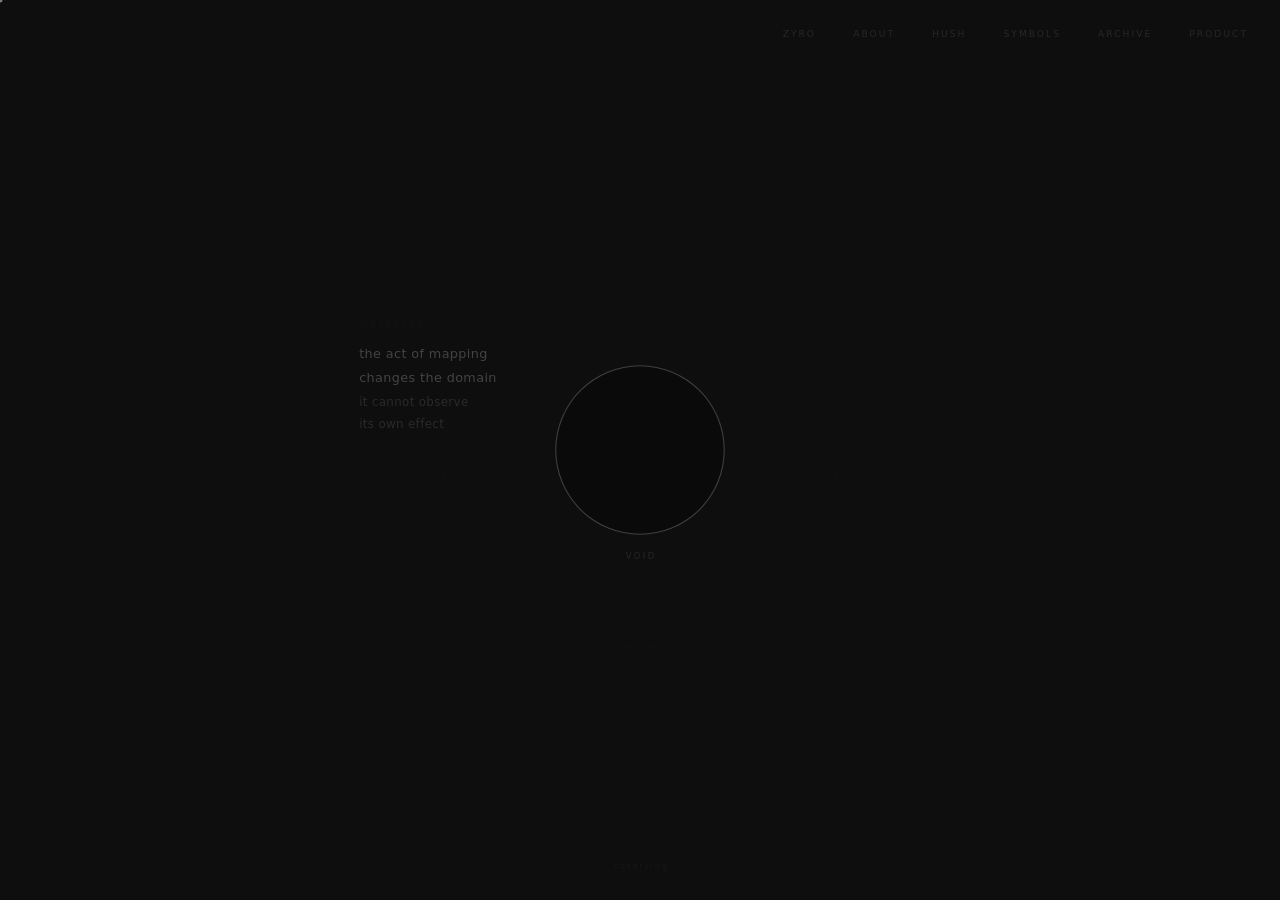
<file: index.html>
<!DOCTYPE html>
<html lang="en">
<head>
  <meta charset="UTF-8">
  <meta name="viewport" content="width=device-width, initial-scale=1.0">
  <title>Zyrko</title>
  <link rel="stylesheet" href="style.css">
  <link rel="icon" href="favicon.ico" sizes="any">
  <link rel="icon" type="image/png" href="favicon.png">
  <link rel="apple-touch-icon" href="favicon.png">
  <style>html, body { overflow: hidden; height: 100%; }</style>
</head>
<body>

  <canvas id="hush-canvas"></canvas>

  <nav>
    <a href="ZYRO/">ZYRO</a>
    <a href="about/">ABOUT</a>
    <a href="HUSH/">HUSH</a>
    <a href="symbols/">SYMBOLS</a>
    <a href="archive/">ARCHIVE</a>
    <a href="product/">PRODUCT</a>
  </nav>

  <!-- All scene elements are fixed, anchored to viewport center via JS transform -->

  <div class="scene-el" id="zyro-field" aria-hidden="true">
    <span class="zyro-letter">Z</span><span
         class="zyro-letter">Y</span><span
         class="zyro-letter">R</span><span
         class="zyro-letter">O</span>
  </div>

  <div class="scene-el" id="void-wrap">
    <div class="void-core" id="void-core"></div>
  </div>

  <div class="scene-el" id="void-label-wrap" aria-hidden="true">
    <span class="region-label">VOID</span>
  </div>

  <div class="scene-el" id="observer-field" aria-hidden="true">
    <span class="region-label">OBSERVER</span>
    <p class="field-line">the act of mapping<br>changes the domain</p>
    <p class="field-line secondary">it cannot observe<br>its own effect</p>
  </div>

  <div class="scene-el" id="manifestation-field" aria-hidden="true">
    <span class="region-label">MANIFESTATION</span>
    <p class="field-line">a state crosses the boundary</p>
    <div class="mf-divider"></div>
    <p class="field-line secondary">irreversible</p>
  </div>

  <p class="page-marker" aria-hidden="true">in formation</p>
  <div class="cursor-dot" id="cursor-dot" aria-hidden="true"></div>

  <script src="script.js"></script>
</body>
</html>
</file>
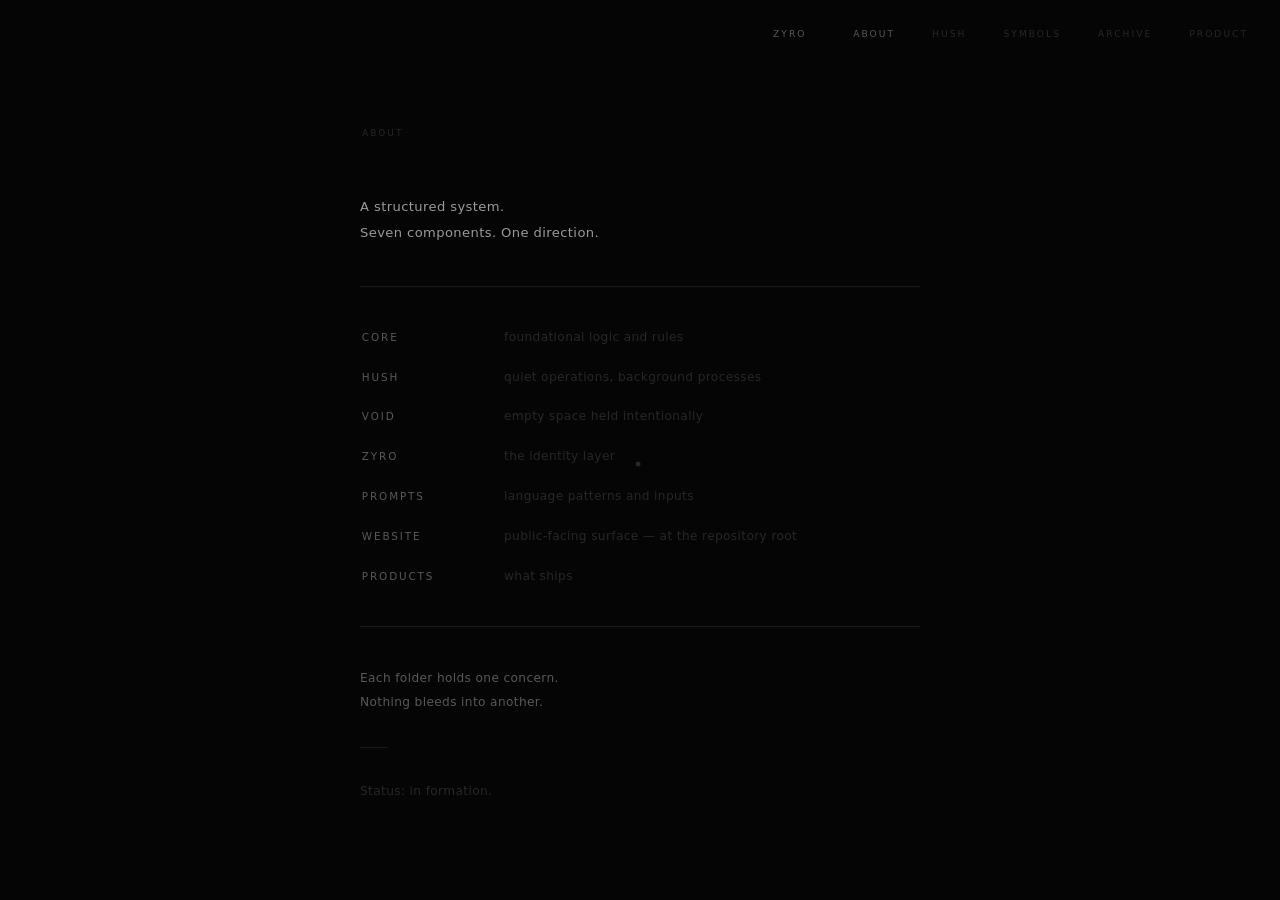
<file: about/index.html>
<!DOCTYPE html>
<html lang="en">
<head>
  <meta charset="UTF-8">
  <meta name="viewport" content="width=device-width, initial-scale=1.0">
  <title>Zyrko — About</title>
  <link rel="stylesheet" href="../style.css">
  <link rel="icon" href="../favicon.ico" sizes="any">
  <link rel="icon" type="image/png" href="../favicon.png">
  <link rel="apple-touch-icon" href="../favicon.png">
</head>
<body class="page">

  <nav>
    <a href="../" class="nav-home">ZYRO</a>
    <a href="../about/" class="current">ABOUT</a>
    <a href="../HUSH/">HUSH</a>
    <a href="../symbols/">SYMBOLS</a>
    <a href="../archive/">ARCHIVE</a>
    <a href="../product/">PRODUCT</a>
  </nav>

  <div class="page-wrap">

    <p class="page-heading">About</p>

    <p class="page-line">A structured system.<br>Seven components. One direction.</p>

    <hr class="page-rule">

    <div class="component-row">
      <span class="component-name">CORE</span>
      <span class="component-desc">foundational logic and rules</span>
    </div>
    <div class="component-row">
      <span class="component-name">HUSH</span>
      <span class="component-desc">quiet operations, background processes</span>
    </div>
    <div class="component-row">
      <span class="component-name">VOID</span>
      <span class="component-desc">empty space held intentionally</span>
    </div>
    <div class="component-row">
      <span class="component-name">ZYRO</span>
      <span class="component-desc">the identity layer</span>
    </div>
    <div class="component-row">
      <span class="component-name">PROMPTS</span>
      <span class="component-desc">language patterns and inputs</span>
    </div>
    <div class="component-row">
      <span class="component-name">WEBSITE</span>
      <span class="component-desc">public-facing surface — at the repository root</span>
    </div>
    <div class="component-row">
      <span class="component-name">PRODUCTS</span>
      <span class="component-desc">what ships</span>
    </div>

    <hr class="page-rule">

    <p class="page-line dim">Each folder holds one concern.<br>Nothing bleeds into another.</p>

    <hr class="page-rule short">

    <p class="page-line faint">Status: in formation.</p>

  </div>

  <div class="cursor-dot" id="cursor-dot" aria-hidden="true"></div>
  <script src="../page.js"></script>
</body>
</html>
</file>
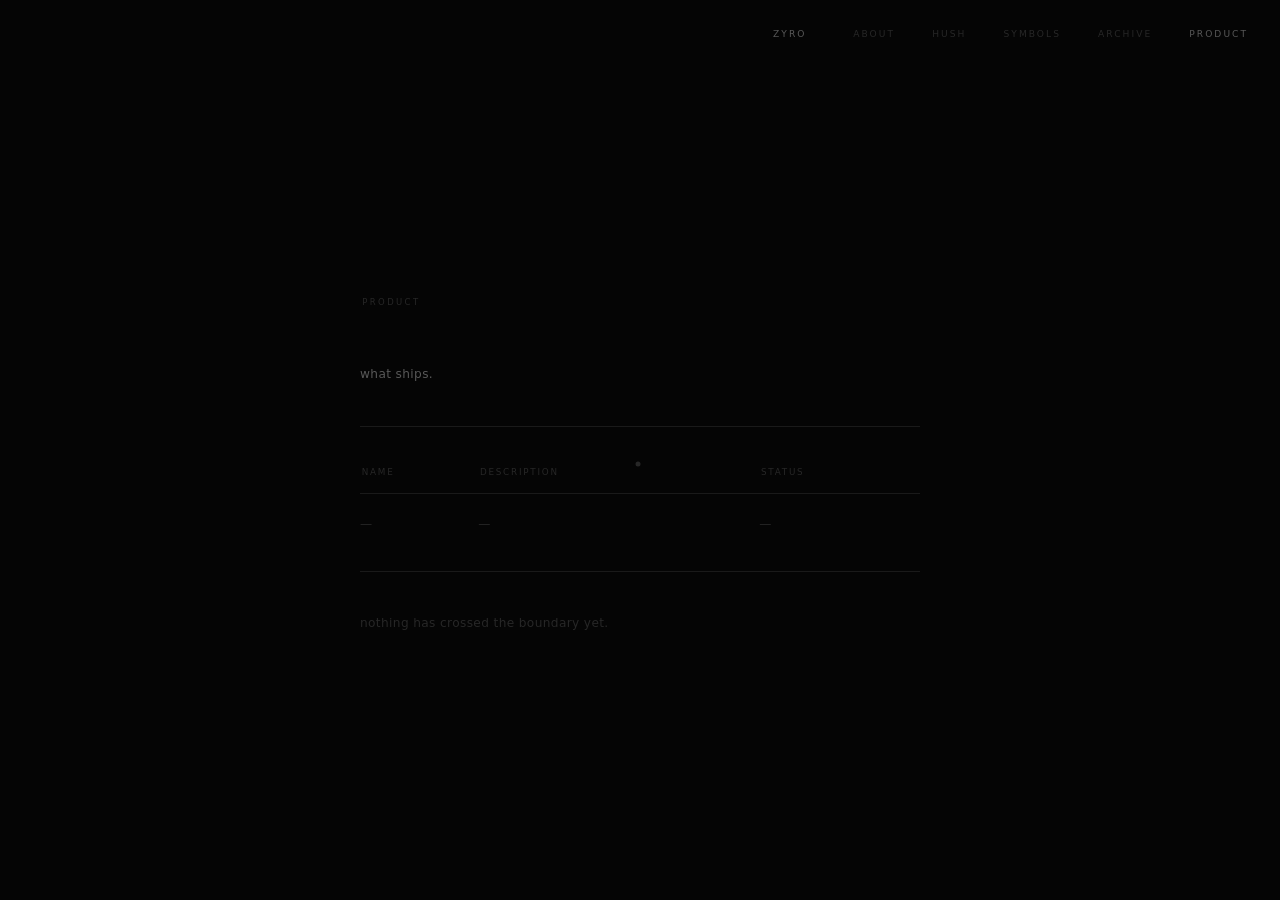
<file: product/index.html>
<!DOCTYPE html>
<html lang="en">
<head>
  <meta charset="UTF-8">
  <meta name="viewport" content="width=device-width, initial-scale=1.0">
  <title>Zyrko — Product</title>
  <link rel="stylesheet" href="../style.css">
  <link rel="icon" href="../favicon.ico" sizes="any">
  <link rel="icon" type="image/png" href="../favicon.png">
  <link rel="apple-touch-icon" href="../favicon.png">
  <style>
    .product-table {
      width: 100%;
      border-collapse: collapse;
      margin: 0;
    }
    .product-table th {
      font-size: 0.55rem;
      letter-spacing: 0.2em;
      text-transform: uppercase;
      color: var(--text-dim);
      font-weight: 300;
      text-align: left;
      padding-bottom: 1rem;
      text-indent: 0.2em;
    }
    .product-table th:not(:first-child) {
      padding-left: 2rem;
    }
    .product-table td {
      font-size: 0.76rem;
      color: var(--text-dim);
      padding-bottom: 0;
      vertical-align: top;
      letter-spacing: 0.03em;
    }
    .product-table td:not(:first-child) {
      padding-left: 2rem;
    }
    .product-rule {
      width: 100%;
      height: 1px;
      background: var(--secondary);
      border: none;
      margin-bottom: 1.4rem;
    }
  </style>
</head>
<body class="page">

  <nav>
    <a href="../" class="nav-home">ZYRO</a>
    <a href="../about/">ABOUT</a>
    <a href="../HUSH/">HUSH</a>
    <a href="../symbols/">SYMBOLS</a>
    <a href="../archive/">ARCHIVE</a>
    <a href="../product/" class="current">PRODUCT</a>
  </nav>

  <div class="page-wrap">

    <p class="page-heading">Product</p>
    <p class="page-line dim">what ships.</p>

    <hr class="page-rule">

    <table class="product-table">
      <thead>
        <tr>
          <th>Name</th>
          <th>Description</th>
          <th>Status</th>
        </tr>
      </thead>
      <tbody>
        <tr>
          <td colspan="3"><hr class="product-rule"></td>
        </tr>
        <tr>
          <td>—</td>
          <td>—</td>
          <td>—</td>
        </tr>
      </tbody>
    </table>

    <hr class="page-rule" style="margin-top:2.5rem;">

    <p class="page-line faint">nothing has crossed the boundary yet.</p>

  </div>

  <div class="cursor-dot" id="cursor-dot" aria-hidden="true"></div>
  <script src="../page.js"></script>
</body>
</html>
</file>
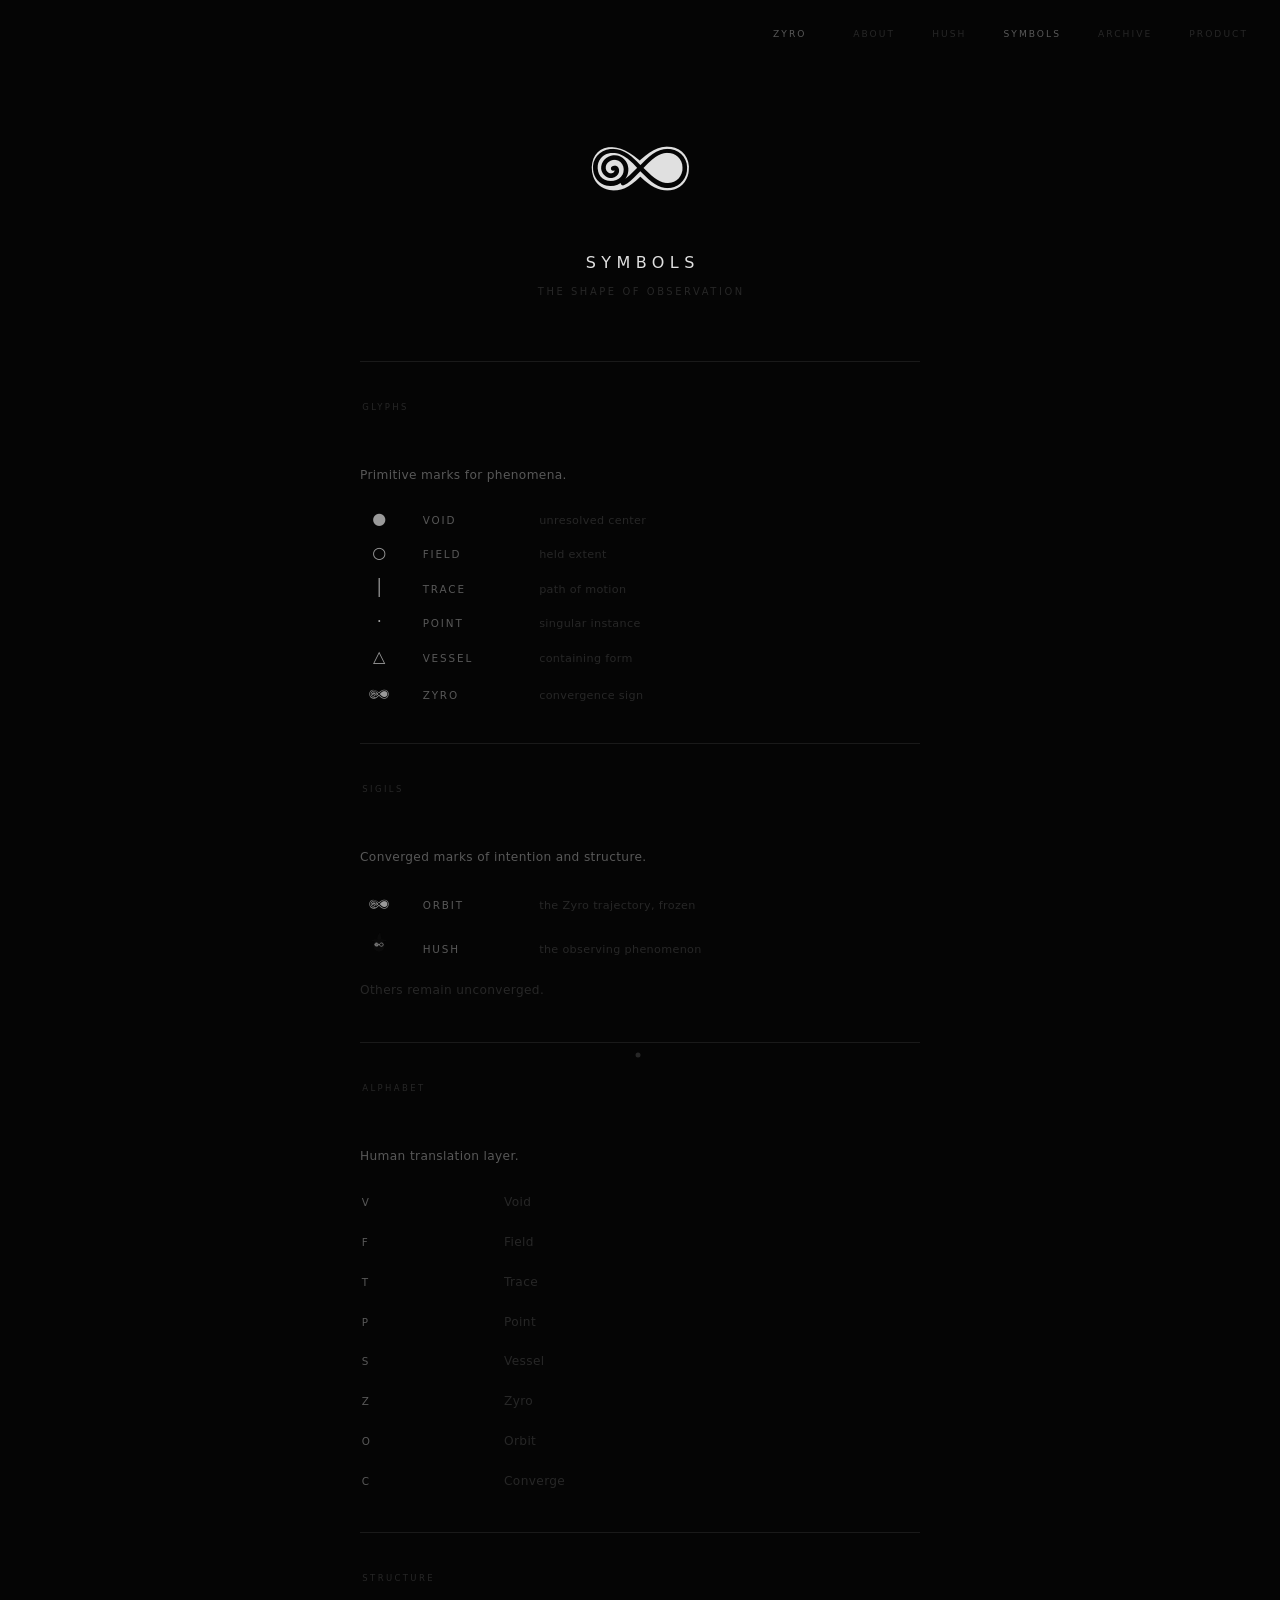
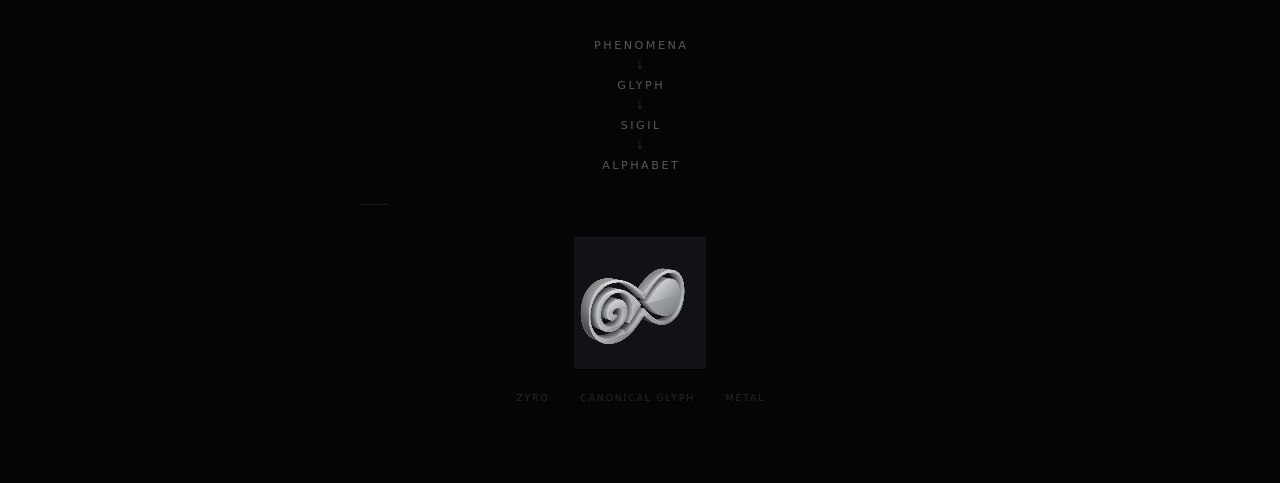
<file: symbols/index.html>
<!DOCTYPE html>
<html lang="en">
<head>
  <meta charset="UTF-8">
  <meta name="viewport" content="width=device-width, initial-scale=1.0">
  <title>Zyrko — Symbols</title>
  <link rel="stylesheet" href="../style.css">
  <link rel="icon" href="../favicon.ico" sizes="any">
  <link rel="icon" type="image/png" href="../favicon.png">
  <link rel="apple-touch-icon" href="../favicon.png">
  <style>
    /* ── symbols page (observation guide, not a dictionary) ── */
    .sym-hero {
      display: flex;
      flex-direction: column;
      align-items: center;
      text-align: center;
      margin-bottom: 4rem;
    }
    .sym-hero .glyph {
      font-family: "Zyrko", sans-serif;
      font-size: 6.4rem;
      line-height: 1;
      color: var(--text-active);
      margin-bottom: 2.4rem;
    }
    .sym-title {
      font-size: 1.0rem;
      letter-spacing: 0.34em;
      text-indent: 0.34em;
      text-transform: uppercase;
      color: var(--text-active);
      font-weight: 300;
    }
    .sym-sub {
      margin-top: 0.9rem;
      font-size: 0.62rem;
      letter-spacing: 0.26em;
      text-indent: 0.26em;
      text-transform: uppercase;
      color: var(--text-dim);
      font-weight: 300;
    }
    .sym-desc {
      font-size: 0.76rem;
      color: var(--text-mid);
      letter-spacing: 0.03em;
      margin-bottom: 1.8rem;
      font-weight: 300;
    }
    /* symbol rows: mark · name · gloss */
    .sym-row {
      display: grid;
      grid-template-columns: 2.4rem 6rem 1fr;
      gap: 0 1.4rem;
      align-items: baseline;
      margin-bottom: 1.15rem;
    }
    .sym-mark {
      font-size: 1.0rem;
      line-height: 1;
      color: var(--text-surface);
      text-align: center;
    }
    .sym-mark.glyph { font-family: "Zyrko", sans-serif; font-size: 1.25rem; }
    .sym-name {
      font-size: 0.65rem;
      letter-spacing: 0.18em;
      text-indent: 0.18em;
      text-transform: uppercase;
      color: var(--text-mid);
    }
    .sym-gloss {
      font-size: 0.7rem;
      color: var(--text-dim);
      letter-spacing: 0.03em;
      font-weight: 300;
    }
    /* sigils: image marks */
    .sigil-row { grid-template-columns: 2.4rem 6rem 1fr; }
    .sigil-row img { width: 22px; height: 22px; display: block; margin: 0 auto; opacity: 0.92; }
    /* structure flow */
    .flow {
      display: flex;
      flex-direction: column;
      align-items: center;
      gap: 0.5rem;
      margin: 0.5rem 0;
    }
    .flow-step {
      font-size: 0.7rem;
      letter-spacing: 0.22em;
      text-indent: 0.22em;
      text-transform: uppercase;
      color: var(--text-mid);
      font-weight: 300;
    }
    .flow-arrow { font-size: 0.7rem; color: var(--text-dim); line-height: 1; }
    /* footer links + quiet observation */
    .sym-obs {
      display: flex;
      flex-direction: column;
      align-items: center;
      gap: 1.4rem;
      margin-top: 0.5rem;
    }
    .sym-obs video { width: 132px; height: 132px; opacity: 0.85; }
    .sym-links { display: flex; gap: 1.8rem; flex-wrap: wrap; justify-content: center; }
    .sym-links a {
      font-size: 0.58rem;
      letter-spacing: 0.2em;
      text-indent: 0.2em;
      text-transform: uppercase;
      color: var(--text-dim);
      text-decoration: none;
      font-weight: 300;
      transition: color 0.6s ease;
    }
    .sym-links a:hover { color: var(--text-mid); }

    @media (max-width: 600px) {
      .sym-hero .glyph { font-size: 4.6rem; }
      .sym-row, .sigil-row { grid-template-columns: 2rem 5rem 1fr; gap: 0 1rem; }
    }
  </style>
</head>
<body class="page">

  <nav>
    <a href="../" class="nav-home">ZYRO</a>
    <a href="../about/">ABOUT</a>
    <a href="../HUSH/">HUSH</a>
    <a href="../symbols/" class="current">SYMBOLS</a>
    <a href="../archive/">ARCHIVE</a>
    <a href="../product/">PRODUCT</a>
  </nav>

  <div class="page-wrap">

    <!-- 1 · Hero -->
    <div class="sym-hero">
      <span class="glyph" aria-label="Zyro">&#xE000;</span>
      <p class="sym-title">Symbols</p>
      <p class="sym-sub">The Shape of Observation</p>
    </div>

    <hr class="page-rule">

    <!-- 2 · Glyphs -->
    <p class="page-heading">Glyphs</p>
    <p class="sym-desc">Primitive marks for phenomena.</p>

    <div class="sym-row"><span class="sym-mark">&#9679;</span><span class="sym-name">Void</span><span class="sym-gloss">unresolved center</span></div>
    <div class="sym-row"><span class="sym-mark">&#9675;</span><span class="sym-name">Field</span><span class="sym-gloss">held extent</span></div>
    <div class="sym-row"><span class="sym-mark">&#9474;</span><span class="sym-name">Trace</span><span class="sym-gloss">path of motion</span></div>
    <div class="sym-row"><span class="sym-mark">&#183;</span><span class="sym-name">Point</span><span class="sym-gloss">singular instance</span></div>
    <div class="sym-row"><span class="sym-mark">&#9651;</span><span class="sym-name">Vessel</span><span class="sym-gloss">containing form</span></div>
    <div class="sym-row"><span class="sym-mark glyph">&#xE000;</span><span class="sym-name">Zyro</span><span class="sym-gloss">convergence sign</span></div>

    <hr class="page-rule">

    <!-- 3 · Sigils -->
    <p class="page-heading">Sigils</p>
    <p class="sym-desc">Converged marks of intention and structure.</p>

    <div class="sym-row sigil-row"><span class="sym-mark glyph">&#xE000;</span><span class="sym-name">Orbit</span><span class="sym-gloss">the Zyro trajectory, frozen</span></div>
    <div class="sym-row sigil-row"><span class="sym-mark"><img src="../ZYRO/GLYPH/icons/zyro-hush-icon.svg" alt="Hush"></span><span class="sym-name">Hush</span><span class="sym-gloss">the observing phenomenon</span></div>

    <p class="page-line faint" style="margin-top:1.4rem">Others remain unconverged.</p>

    <hr class="page-rule">

    <!-- 4 · Alphabet -->
    <p class="page-heading">Alphabet</p>
    <p class="sym-desc">Human translation layer.</p>

    <div class="component-row"><span class="component-name">V</span><span class="component-desc">Void</span></div>
    <div class="component-row"><span class="component-name">F</span><span class="component-desc">Field</span></div>
    <div class="component-row"><span class="component-name">T</span><span class="component-desc">Trace</span></div>
    <div class="component-row"><span class="component-name">P</span><span class="component-desc">Point</span></div>
    <div class="component-row"><span class="component-name">S</span><span class="component-desc">Vessel</span></div>
    <div class="component-row"><span class="component-name">Z</span><span class="component-desc">Zyro</span></div>
    <div class="component-row"><span class="component-name">O</span><span class="component-desc">Orbit</span></div>
    <div class="component-row"><span class="component-name">C</span><span class="component-desc">Converge</span></div>

    <hr class="page-rule">

    <!-- 5 · Structure -->
    <p class="page-heading">Structure</p>
    <div class="flow">
      <span class="flow-step">Phenomena</span>
      <span class="flow-arrow">&#8595;</span>
      <span class="flow-step">Glyph</span>
      <span class="flow-arrow">&#8595;</span>
      <span class="flow-step">Sigil</span>
      <span class="flow-arrow">&#8595;</span>
      <span class="flow-step">Alphabet</span>
    </div>

    <hr class="page-rule short">

    <!-- 6 · Observation / links -->
    <div class="sym-obs">
      <video src="../ZYRO/GLYPH/3d/zyro-metal-rotate.webm" autoplay muted loop playsinline aria-label="Zyro, observed"></video>
      <div class="sym-links">
        <a href="../ZYRO/">Zyro</a>
        <a href="../ZYRO/GLYPH/zyro-glyph-canonical.svg">Canonical Glyph</a>
        <a href="../ZYRO/GLYPH/3d/zyro-metal-rotate.mp4">Metal</a>
      </div>
    </div>

  </div>

  <div class="cursor-dot" id="cursor-dot" aria-hidden="true"></div>
  <script src="../page.js"></script>
</body>
</html>
</file>
<file: style.css>
*, *::before, *::after {
  box-sizing: border-box;
  margin: 0;
  padding: 0;
}

:root {
  --bg:           #050505;
  --surface:      #0A0A0A;
  --secondary:    #1A1A1A;
  --text-dim:     #272727;
  --text-mid:     #585858;
  --text-surface: #9A9A9A;
  --text-active:  #E0E0E0;
}

html, body {
  width: 100%;
  min-height: 100%;
}

body {
  background: var(--bg);
  color: var(--text-surface);
  font-family: -apple-system, BlinkMacSystemFont, 'Segoe UI', system-ui, sans-serif;
  font-weight: 300;
  cursor: none;
}

/* ── canvas ── */

#hush-canvas {
  position: fixed;
  inset: 0;
  pointer-events: none;
  z-index: 1;
}

/* ── nav ── */

nav {
  position: fixed;
  top: 1.8rem;
  right: 2rem;
  z-index: 100;
  display: flex;
  gap: 2.2rem;
}

.nav-label {
  background: none;
  border: none;
  color: var(--text-dim);
  font-family: inherit;
  font-weight: 300;
  font-size: 0.57rem;
  letter-spacing: 0.22em;
  text-transform: uppercase;
  text-indent: 0.22em;
  cursor: none;
  padding: 0.3rem 0;
  transition: color 0.6s ease;
}

.nav-label:hover,
.nav-label.active {
  color: var(--text-mid);
}

nav a {
  color: var(--text-dim);
  text-decoration: none;
  font-size: 0.57rem;
  letter-spacing: 0.22em;
  text-transform: uppercase;
  text-indent: 0.22em;
  transition: color 0.6s ease;
  font-weight: 300;
}

nav a:hover,
nav a.current {
  color: var(--text-mid);
}

nav a.nav-home {
  color: var(--text-mid);
  margin-right: 0.6rem;
}

/* ── sub-page layout ── */

body.page {
  overflow: auto;
  display: flex;
  flex-direction: column;
  align-items: center;
  justify-content: center;
  min-height: 100vh;
  padding: 7rem 2rem 5rem;
}

.page-wrap {
  width: 100%;
  max-width: 560px;
}

.page-heading {
  font-size: 0.53rem;
  letter-spacing: 0.28em;
  text-transform: uppercase;
  color: var(--text-dim);
  text-indent: 0.28em;
  margin-bottom: 3.5rem;
}

.page-line {
  font-size: 0.82rem;
  font-weight: 300;
  color: var(--text-surface);
  line-height: 1.95;
  letter-spacing: 0.03em;
}

.page-line.dim {
  color: var(--text-mid);
  font-size: 0.76rem;
}

.page-line.faint {
  color: var(--text-dim);
  font-size: 0.76rem;
  transition: opacity 0.9s ease;
}

.page-rule {
  width: 100%;
  height: 1px;
  background: var(--secondary);
  margin: 2.5rem 0;
  border: none;
}

.page-rule.short {
  width: 28px;
  margin: 2rem 0;
}

.log-entry {
  display: grid;
  grid-template-columns: 9rem 1fr;
  gap: 0 2rem;
  margin-bottom: 1.1rem;
  align-items: baseline;
}

.log-date {
  font-size: 0.65rem;
  color: var(--text-dim);
  letter-spacing: 0.06em;
  font-variant-numeric: tabular-nums;
  white-space: nowrap;
}

.log-title {
  font-size: 0.76rem;
  color: var(--text-mid);
  font-weight: 300;
  letter-spacing: 0.03em;
}

.log-desc {
  grid-column: 2;
  font-size: 0.68rem;
  color: var(--text-dim);
  letter-spacing: 0.03em;
  margin-top: 0.15rem;
  margin-bottom: 0.6rem;
}

.component-row {
  display: grid;
  grid-template-columns: 7rem 1fr;
  gap: 0 2rem;
  margin-bottom: 1.2rem;
  align-items: baseline;
}

.component-name {
  font-size: 0.65rem;
  letter-spacing: 0.18em;
  text-transform: uppercase;
  color: var(--text-mid);
  text-indent: 0.18em;
}

.component-desc {
  font-size: 0.76rem;
  font-weight: 300;
  color: var(--text-dim);
  letter-spacing: 0.03em;
  line-height: 1.7;
}

/* ── scene elements ── */

/* All anchored to viewport center; transform is set entirely by JS */
.scene-el {
  position: fixed;
  top: 50%;
  left: 50%;
  z-index: 10;
  pointer-events: none;
}

/* ── ZYRO ── */

#zyro-field {
  display: flex;
  align-items: baseline;
  user-select: none;
  white-space: nowrap;
}

.zyro-letter {
  display: inline-block;
  font-size: 3rem;
  font-weight: 200;
  letter-spacing: 0.28em;
  color: var(--text-active);
  opacity: 0;
  /* individual transition durations set by JS */
}

/* ── void core ── */

.void-core {
  width: 160px;
  height: 160px;
  border-radius: 50%;
  background: var(--surface);
  border: 1px solid var(--secondary);
  animation: breathe 11s ease-in-out infinite;
}

@keyframes breathe {
  0%, 100% { opacity: 0.45; }
  50%       { opacity: 0.88; }
}

/* ── region labels ── */

.region-label {
  display: block;
  font-size: 0.53rem;
  letter-spacing: 0.28em;
  text-transform: uppercase;
  color: var(--text-dim);
  text-indent: 0.28em;
  margin-bottom: 0.75rem;
  white-space: nowrap;
}

#void-label-wrap .region-label {
  margin-bottom: 0;
  text-align: center;
}

/* ── observer field ── */

#observer-field {
  text-align: left;
  max-width: 185px;
  /* opacity controlled by JS */
}

#observer-field .region-label {
  opacity: 0.6;
}

/* ── manifestation field ── */

#manifestation-field {
  text-align: center;
  display: flex;
  flex-direction: column;
  align-items: center;
  gap: 0.8rem;
  /* opacity controlled by JS */
}

/* ── shared field text ── */

.field-line {
  font-size: 0.8rem;
  font-weight: 300;
  color: var(--text-surface);
  line-height: 1.9;
  letter-spacing: 0.03em;
}

.field-line.secondary {
  color: var(--text-mid);
  font-size: 0.74rem;
}

.mf-divider {
  width: 26px;
  height: 1px;
  background: var(--secondary);
}

/* ── page marker ── */

.page-marker {
  position: fixed;
  bottom: 1.8rem;
  left: 50%;
  transform: translateX(-50%);
  font-size: 0.5rem;
  letter-spacing: 0.22em;
  color: var(--text-dim);
  opacity: 0.35;
  pointer-events: none;
  text-indent: 0.22em;
  z-index: 50;
  white-space: nowrap;
}

/* ── cursor ── */

.cursor-dot {
  position: fixed;
  width: 5px;
  height: 5px;
  border-radius: 50%;
  background: var(--text-dim);
  pointer-events: none;
  transform: translate(-50%, -50%);
  z-index: 9999;
}

/* ── mobile ── */

@media (max-width: 680px) {

  body { cursor: auto; }

  .cursor-dot { display: none; }

  nav {
    top: 1.4rem;
    right: 0;
    left: 0;
    justify-content: center;
    gap: 1.1rem;
  }

  /* observer field sits off-screen on small viewports — suppress cleanly */
  #observer-field { display: none; }

  body.page {
    padding: 5rem 1.4rem 4rem;
  }

  .page-line      { font-size: 0.78rem; }
  .page-line.dim  { font-size: 0.72rem; }
  .page-line.faint{ font-size: 0.72rem; }

  /* collapse two-column grids to single column */
  .log-entry {
    grid-template-columns: 1fr;
    gap: 0;
    margin-bottom: 1.4rem;
  }
  .log-date  { margin-bottom: 0.2rem; }
  .log-desc  { grid-column: 1; }

  .component-row {
    grid-template-columns: 1fr;
    gap: 0;
    margin-bottom: 1.8rem;
  }
  .component-name { margin-bottom: 0.25rem; }

}

/* ── Zyro glyph font (U+E000, canonical v2.5) ── */
@font-face {
  font-family: "Zyrko";
  src: url("Zyrko.woff2") format("woff2"),
       url("Zyrko.otf") format("opentype"),
       url("Zyrko.ttf") format("truetype");
  font-weight: normal;
  font-style: normal;
  font-display: swap;
}
.zyro { font-family: "Zyrko", sans-serif; line-height: 1; }
.zyro-mark::before { content: "\E000"; font-family: "Zyrko", sans-serif; line-height: 1; }
</file>
